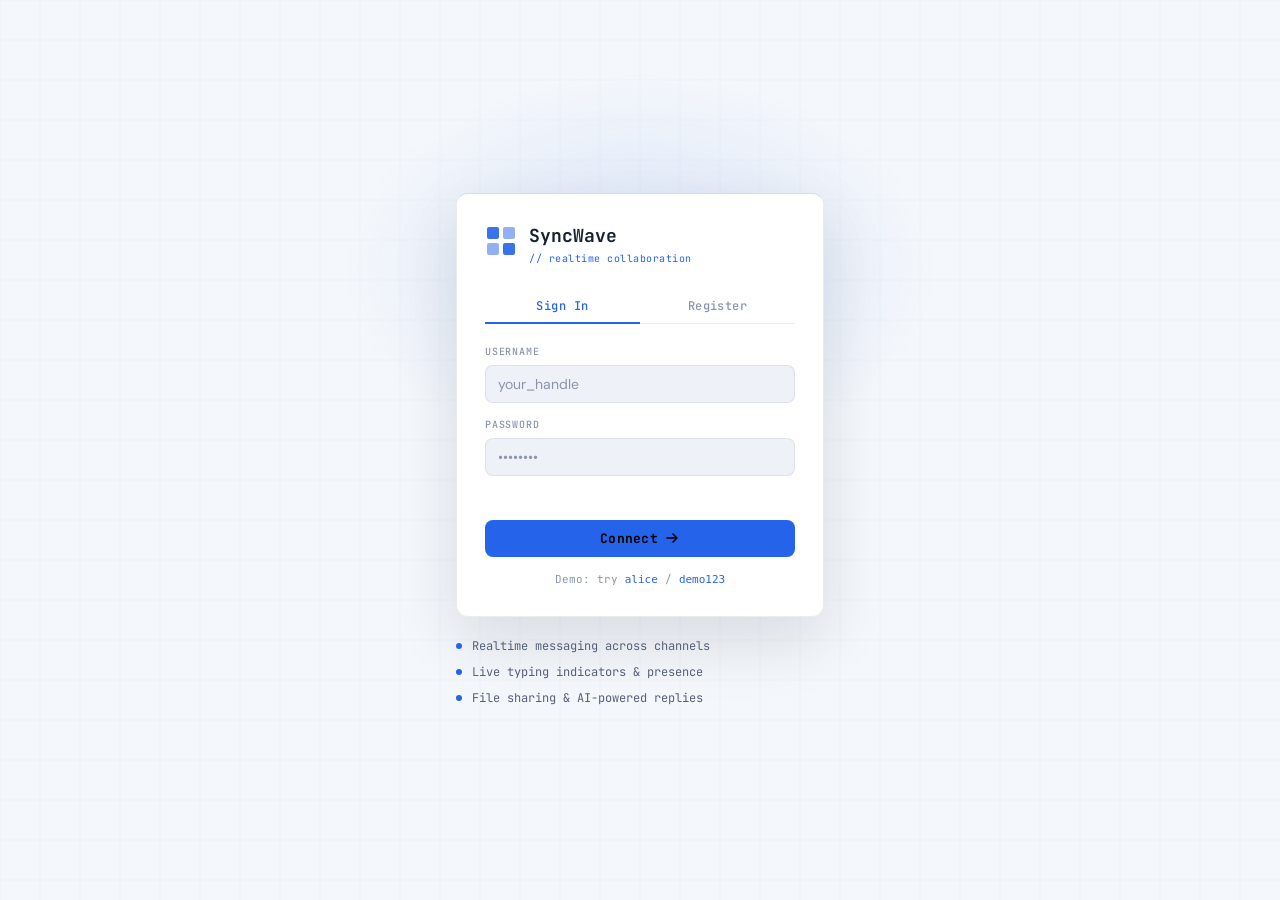
<file: index.html>
<!DOCTYPE html>
<html lang="en" data-theme="light">
<head>
  <meta charset="UTF-8" />
  <meta name="viewport" content="width=device-width, initial-scale=1.0" />
  <title>SyncWave — Team Chat</title>
  <link rel="preconnect" href="https://fonts.googleapis.com" />
  <link href="https://fonts.googleapis.com/css2?family=JetBrains+Mono:wght@400;500;700&family=DM+Sans:wght@300;400;500;600&display=swap" rel="stylesheet" />
  <link rel="stylesheet" href="css/style.css" />
</head>
<body class="auth-body">

  <div class="auth-bg">
    <canvas id="gridCanvas"></canvas>
    <div class="auth-glow"></div>
  </div>

  <div class="auth-container">
    <div class="auth-card">
      <div class="brand">
        <div class="brand-icon">
          <svg width="32" height="32" viewBox="0 0 32 32" fill="none">
            <rect x="2" y="2" width="12" height="12" rx="2" fill="#2563eb" opacity="0.9"/>
            <rect x="18" y="2" width="12" height="12" rx="2" fill="#2563eb" opacity="0.5"/>
            <rect x="2" y="18" width="12" height="12" rx="2" fill="#2563eb" opacity="0.5"/>
            <rect x="18" y="18" width="12" height="12" rx="2" fill="#2563eb" opacity="0.9"/>
          </svg>
        </div>
        <div class="brand-text">
          <span class="brand-name">SyncWave</span>
          <span class="brand-tag">// realtime collaboration</span>
        </div>
      </div>

      <div class="auth-tabs">
        <button class="auth-tab active" data-tab="login">Sign In</button>
        <button class="auth-tab" data-tab="register">Register</button>
      </div>

      <form id="loginForm" class="auth-form active" autocomplete="off">
        <div class="form-group">
          <label class="form-label">Username</label>
          <input type="text" class="form-input" id="loginUsername" placeholder="your_handle" autocomplete="off" />
        </div>
        <div class="form-group">
          <label class="form-label">Password</label>
          <input type="password" class="form-input" id="loginPassword" placeholder="••••••••" autocomplete="off" />
        </div>
        <div class="form-error" id="loginError"></div>
        <button type="submit" class="btn-primary">
          <span>Connect</span>
          <svg width="16" height="16" viewBox="0 0 16 16" fill="none"><path d="M3 8h10M9 4l4 4-4 4" stroke="currentColor" stroke-width="1.5" stroke-linecap="round" stroke-linejoin="round"/></svg>
        </button>
        <div class="demo-hint">
          <span>Demo:</span> try <code>alice</code> / <code>demo123</code>
        </div>
      </form>

      <form id="registerForm" class="auth-form" autocomplete="off">
        <div class="form-group">
          <label class="form-label">Display Name</label>
          <input type="text" class="form-input" id="regName" placeholder="Ada Lovelace" />
        </div>
        <div class="form-group">
          <label class="form-label">Username</label>
          <input type="text" class="form-input" id="regUsername" placeholder="ada_dev" />
        </div>
        <div class="form-group">
          <label class="form-label">Password</label>
          <input type="password" class="form-input" id="regPassword" placeholder="Min. 6 characters" />
        </div>
        <div class="form-group">
          <label class="form-label">Avatar Color</label>
          <div class="color-picker" id="colorPicker">
            <div class="color-swatch active" data-color="#2563eb" style="background:#2563eb"></div>
            <div class="color-swatch" data-color="#ff4d6d" style="background:#ff4d6d"></div>
            <div class="color-swatch" data-color="#69ff47" style="background:#69ff47"></div>
            <div class="color-swatch" data-color="#ffd60a" style="background:#ffd60a"></div>
            <div class="color-swatch" data-color="#bd93f9" style="background:#bd93f9"></div>
            <div class="color-swatch" data-color="#ff9f43" style="background:#ff9f43"></div>
          </div>
        </div>
        <div class="form-error" id="regError"></div>
        <button type="submit" class="btn-primary">
          <span>Create Account</span>
          <svg width="16" height="16" viewBox="0 0 16 16" fill="none"><path d="M8 2v12M2 8h12" stroke="currentColor" stroke-width="1.5" stroke-linecap="round"/></svg>
        </button>
      </form>
    </div>

    <div class="auth-features">
      <div class="feature-item">
        <div class="feature-dot"></div>
        <span>Realtime messaging across channels</span>
      </div>
      <div class="feature-item">
        <div class="feature-dot"></div>
        <span>Live typing indicators &amp; presence</span>
      </div>
      <div class="feature-item">
        <div class="feature-dot"></div>
        <span>File sharing &amp; AI-powered replies</span>
      </div>
    </div>
  </div>

  <script src="js/auth.js"></script>
</body>
</html>
</file>
<file: css/style.css>
/* ============================================================
  SyncWave — Clean Light Collaboration UI
  JetBrains Mono + DM Sans
  ============================================================ */

:root {
  --bg-base:        #f4f7fb;
  --bg-surface:     #ffffff;
  --bg-elevated:    #eef2f8;
  --bg-hover:       #e2e8f3;
  --bg-active:      #d7dfee;
  --accent:         #2563eb;
  --accent-dim:     rgba(37,99,235,0.10);
  --accent-glow:    rgba(37,99,235,0.18);
  --red:            #ff4d6d;
  --green:          #69ff47;
  --yellow:         #ffd60a;
  --purple:         #bd93f9;
  --orange:         #ff9f43;
  --text-primary:   #182033;
  --text-secondary: #54607a;
  --text-muted:     #8b95aa;
  --border:         rgba(17,24,39,0.08);
  --border-accent:  rgba(37,99,235,0.22);
  --radius-sm:      4px;
  --radius-md:      8px;
  --radius-lg:      12px;
  --sidebar-w:      240px;
  --members-w:      220px;
  --font-mono:      'JetBrains Mono', monospace;
  --font-body:      'DM Sans', sans-serif;
  --transition:     0.15s ease;
}

[data-theme="dark"] {
  --bg-base:        #0d0f12;
  --bg-surface:     #151820;
  --bg-elevated:    #1e2330;
  --bg-hover:       #252c3a;
  --bg-active:      #2a3347;
  --accent:         #00e5ff;
  --accent-dim:     rgba(0,229,255,0.12);
  --accent-glow:    rgba(0,229,255,0.25);
  --text-primary:   #e8eaf0;
  --text-secondary: #8b93a8;
  --text-muted:     #4a5168;
  --border:         rgba(255,255,255,0.06);
  --border-accent:  rgba(0,229,255,0.25);
}

*, *::before, *::after { box-sizing: border-box; margin: 0; padding: 0; }

html, body { height: 100%; overflow: hidden; }

body {
  font-family: var(--font-body);
  font-size: 14px;
  color: var(--text-primary);
  background: var(--bg-base);
  line-height: 1.5;
  -webkit-font-smoothing: antialiased;
}

/* ---- SCROLLBARS ---- */
::-webkit-scrollbar { width: 4px; height: 4px; }
::-webkit-scrollbar-track { background: transparent; }
::-webkit-scrollbar-thumb { background: var(--text-muted); border-radius: 99px; }

/* ---- BUTTONS ---- */
button { cursor: pointer; border: none; background: none; font-family: inherit; }

.icon-btn {
  display: flex; align-items: center; justify-content: center;
  width: 28px; height: 28px; border-radius: var(--radius-sm);
  color: var(--text-secondary);
  transition: background var(--transition), color var(--transition);
  flex-shrink: 0;
}
.icon-btn:hover { background: var(--bg-hover); color: var(--text-primary); }

.btn-primary {
  display: flex; align-items: center; justify-content: center; gap: 6px;
  width: 100%; padding: 10px 16px;
  background: var(--accent); color: #000;
  font-family: var(--font-mono); font-size: 13px; font-weight: 700;
  border-radius: var(--radius-md);
  transition: opacity var(--transition), transform var(--transition);
  letter-spacing: 0.02em;
}
.btn-primary:hover { opacity: 0.9; transform: translateY(-1px); }
.btn-primary.compact { width: auto; padding: 8px 14px; font-size: 12px; }

.btn-ghost {
  padding: 8px 14px; border-radius: var(--radius-md);
  color: var(--text-secondary);
  font-family: var(--font-mono); font-size: 12px;
  border: 1px solid var(--border);
  transition: background var(--transition);
}
.btn-ghost:hover { background: var(--bg-hover); }

.btn-ai { color: var(--accent); }
.btn-ai:hover { background: var(--accent-dim); color: var(--accent); }

/* ============================================================
   AUTH PAGE
   ============================================================ */
.auth-body {
  display: flex; align-items: center; justify-content: center;
  min-height: 100vh; overflow: auto;
}

.auth-bg {
  position: fixed; inset: 0; z-index: 0; overflow: hidden;
}
#gridCanvas { position: absolute; inset: 0; opacity: 0.3; }
.auth-glow {
  position: absolute; top: 30%; left: 50%; transform: translate(-50%, -50%);
  width: 600px; height: 400px;
  background: radial-gradient(ellipse, rgba(37,99,235,0.12) 0%, transparent 70%);
  pointer-events: none;
}

.auth-container {
  position: relative; z-index: 1;
  display: flex; flex-direction: column; align-items: center; gap: 20px;
  width: 100%; max-width: 400px; padding: 24px 16px;
}

.auth-card {
  width: 100%; background: var(--bg-surface);
  border: 1px solid var(--border);
  border-top: 1px solid var(--border-accent);
  border-radius: var(--radius-lg);
  padding: 28px;
  box-shadow: 0 24px 64px rgba(15,23,42,0.12);
}

.brand {
  display: flex; align-items: center; gap: 12px; margin-bottom: 24px;
}
.brand-icon { animation: brandPulse 3s ease-in-out infinite; }
@keyframes brandPulse {
  0%, 100% { opacity: 1; }
  50% { opacity: 0.7; }
}
.brand-text { display: flex; flex-direction: column; gap: 2px; }
.brand-name { font-family: var(--font-mono); font-size: 18px; font-weight: 700; color: var(--text-primary); }
.brand-tag { font-family: var(--font-mono); font-size: 10px; color: var(--accent); letter-spacing: 0.05em; }

.auth-tabs {
  display: flex; gap: 0; margin-bottom: 20px;
  border-bottom: 1px solid var(--border);
}
.auth-tab {
  flex: 1; padding: 8px 0;
  font-family: var(--font-mono); font-size: 12px; font-weight: 500;
  color: var(--text-muted); letter-spacing: 0.04em;
  border-bottom: 2px solid transparent;
  margin-bottom: -1px;
  transition: color var(--transition), border-color var(--transition);
}
.auth-tab.active { color: var(--accent); border-bottom-color: var(--accent); }

.auth-form { display: none; flex-direction: column; gap: 14px; }
.auth-form.active { display: flex; }

.form-group { display: flex; flex-direction: column; gap: 6px; }
.form-label { font-family: var(--font-mono); font-size: 10px; font-weight: 500; color: var(--text-muted); letter-spacing: 0.08em; text-transform: uppercase; }
.form-input {
  padding: 9px 12px; background: var(--bg-elevated);
  border: 1px solid var(--border); border-radius: var(--radius-md);
  color: var(--text-primary); font-family: var(--font-body); font-size: 14px;
  transition: border-color var(--transition);
  outline: none;
}
.form-input:focus { border-color: var(--border-accent); }
.form-input::placeholder { color: var(--text-muted); }

.form-error {
  font-size: 12px; color: var(--red);
  min-height: 16px; font-family: var(--font-mono);
}

.color-picker { display: flex; gap: 8px; flex-wrap: wrap; }
.color-swatch {
  width: 24px; height: 24px; border-radius: 50%;
  cursor: pointer; border: 2px solid transparent;
  transition: transform var(--transition), border-color var(--transition);
}
.color-swatch:hover { transform: scale(1.15); }
.color-swatch.active { border-color: #fff; transform: scale(1.1); }

.demo-hint {
  text-align: center; font-size: 11px; color: var(--text-muted);
  font-family: var(--font-mono);
}
.demo-hint code { color: var(--accent); font-size: 11px; }

.auth-features {
  display: flex; flex-direction: column; gap: 8px; width: 100%;
}
.feature-item {
  display: flex; align-items: center; gap: 10px;
  font-size: 12px; color: var(--text-secondary);
  font-family: var(--font-mono);
}
.feature-dot {
  width: 6px; height: 6px; border-radius: 50%; background: var(--accent);
  flex-shrink: 0;
  animation: dotPulse 2s ease-in-out infinite;
}
.feature-item:nth-child(2) .feature-dot { animation-delay: 0.7s; }
.feature-item:nth-child(3) .feature-dot { animation-delay: 1.4s; }
@keyframes dotPulse { 0%,100%{opacity:1} 50%{opacity:0.3} }

/* ============================================================
   APP LAYOUT
   ============================================================ */
.app-body {
  display: flex; height: 100vh; overflow: hidden;
}

/* ---- SIDEBAR ---- */
.sidebar {
  width: var(--sidebar-w);
  min-width: var(--sidebar-w);
  display: flex; flex-direction: column;
  background: var(--bg-surface);
  border-right: 1px solid var(--border);
  overflow: hidden;
  z-index: 100;
  transition: transform 0.25s ease;
}

.sidebar-header {
  display: flex; align-items: center; justify-content: space-between;
  padding: 14px 12px;
  border-bottom: 1px solid var(--border);
  flex-shrink: 0;
}
.workspace-info { display: flex; align-items: center; gap: 10px; min-width: 0; }
.workspace-icon {
  width: 32px; height: 32px; border-radius: var(--radius-sm);
  background: var(--accent); color: #000;
  font-family: var(--font-mono); font-size: 11px; font-weight: 700;
  display: flex; align-items: center; justify-content: center;
  flex-shrink: 0;
}
.workspace-name { font-family: var(--font-mono); font-size: 13px; font-weight: 700; }
.workspace-status { display: flex; align-items: center; gap: 5px; font-size: 11px; color: var(--text-muted); }

.sidebar-section { flex: 1; overflow-y: auto; padding: 8px 0; }

.section-header {
  display: flex; align-items: center; justify-content: space-between;
  padding: 6px 12px; margin-bottom: 2px;
  font-family: var(--font-mono); font-size: 10px; font-weight: 700;
  color: var(--text-muted); text-transform: uppercase; letter-spacing: 0.08em;
}

.channel-list, .dm-list {
  list-style: none; display: flex; flex-direction: column; gap: 1px;
  padding: 0 6px;
}
.channel-item, .dm-item {
  display: flex; align-items: center; gap: 8px;
  padding: 6px 8px; border-radius: var(--radius-sm);
  cursor: pointer; color: var(--text-secondary);
  font-size: 13px; position: relative;
  transition: background var(--transition), color var(--transition);
  user-select: none;
}
.channel-item:hover, .dm-item:hover { background: var(--bg-hover); color: var(--text-primary); }
.channel-item.active, .dm-item.active {
  background: var(--bg-active); color: var(--text-primary);
}
.channel-item.active::before {
  content: ''; position: absolute; left: 0; top: 6px; bottom: 6px;
  width: 2px; background: var(--accent); border-radius: 99px;
}
.channel-prefix-icon { color: var(--text-muted); font-size: 15px; line-height: 1; }
.channel-name { flex: 1; min-width: 0; overflow: hidden; text-overflow: ellipsis; white-space: nowrap; }
.unread-badge {
  background: var(--red); color: #fff;
  font-family: var(--font-mono); font-size: 10px; font-weight: 700;
  min-width: 18px; height: 18px; border-radius: 99px;
  display: flex; align-items: center; justify-content: center; padding: 0 4px;
}
.dm-avatar {
  width: 22px; height: 22px; border-radius: 50%; flex-shrink: 0;
  display: flex; align-items: center; justify-content: center;
  font-family: var(--font-mono); font-size: 9px; font-weight: 700; color: #000;
}
.dm-name { flex: 1; min-width: 0; overflow: hidden; text-overflow: ellipsis; white-space: nowrap; }
.dm-status { width: 7px; height: 7px; border-radius: 50%; flex-shrink: 0; }
.dm-status.online { background: var(--green); }
.dm-status.offline { background: var(--text-muted); }

.sidebar-footer {
  padding: 10px 8px;
  border-top: 1px solid var(--border);
  flex-shrink: 0;
}
.user-self {
  display: flex; align-items: center; gap: 8px;
  padding: 6px;
  border-radius: var(--radius-sm);
  transition: background var(--transition);
}
.user-self:hover { background: var(--bg-hover); }
.user-self-info { flex: 1; min-width: 0; }
.user-self-name { font-size: 13px; font-weight: 500; overflow: hidden; text-overflow: ellipsis; white-space: nowrap; }
.user-self-status { font-family: var(--font-mono); font-size: 10px; color: var(--green); }

.avatar {
  width: 28px; height: 28px; border-radius: 50%;
  display: flex; align-items: center; justify-content: center;
  font-family: var(--font-mono); font-size: 11px; font-weight: 700;
  color: #000; flex-shrink: 0;
}

.status-dot {
  width: 7px; height: 7px; border-radius: 50%;
}
.status-dot.online { background: var(--green); animation: pulse 2.5s ease infinite; }
@keyframes pulse { 0%,100%{opacity:1} 50%{opacity:0.5} }

/* ---- CHAT MAIN ---- */
.chat-main {
  flex: 1; display: flex; flex-direction: column;
  overflow: hidden; min-width: 0;
  background: var(--bg-base);
}

.chat-header {
  display: flex; align-items: center; justify-content: space-between;
  padding: 12px 16px;
  border-bottom: 1px solid var(--border);
  background: var(--bg-surface);
  flex-shrink: 0;
}
.chat-header-info { display: flex; align-items: center; gap: 8px; min-width: 0; }
.channel-prefix { font-family: var(--font-mono); font-size: 18px; color: var(--text-muted); }
.channel-title { font-family: var(--font-mono); font-size: 14px; font-weight: 700; }
.channel-desc { font-size: 12px; color: var(--text-muted); display: none; }
@media (min-width: 768px) { .channel-desc { display: block; } }
.chat-header-actions { display: flex; align-items: center; gap: 4px; }

.search-bar {
  display: flex; align-items: center; gap: 8px;
  padding: 8px 16px;
  border-bottom: 1px solid var(--border);
  background: var(--bg-surface);
}
.search-input {
  flex: 1; background: transparent; border: none;
  color: var(--text-primary); font-family: var(--font-body); font-size: 13px;
  outline: none;
}
.search-input::placeholder { color: var(--text-muted); }

/* ---- MESSAGES ---- */
.messages-container {
  flex: 1; overflow-y: auto; display: flex; flex-direction: column;
  padding: 16px;
}
.messages-list { display: flex; flex-direction: column; gap: 2px; }

.msg {
  display: flex; gap: 10px; padding: 5px 8px;
  border-radius: var(--radius-sm);
  transition: background var(--transition);
  position: relative;
}
.msg:hover { background: var(--bg-surface); }
.msg:hover .msg-actions { opacity: 1; pointer-events: all; }

.msg-avatar-col { width: 32px; flex-shrink: 0; padding-top: 2px; }
.msg-content-col { flex: 1; min-width: 0; }

.msg.grouped .msg-avatar-col { visibility: hidden; }

.msg-header {
  display: flex; align-items: baseline; gap: 8px; margin-bottom: 2px;
}
.msg-author { font-weight: 600; font-size: 13px; }
.msg-time { font-family: var(--font-mono); font-size: 10px; color: var(--text-muted); }
.msg-badge { font-family: var(--font-mono); font-size: 9px; padding: 1px 5px; border-radius: 3px; background: var(--accent-dim); color: var(--accent); }

.msg-body { font-size: 14px; line-height: 1.55; word-break: break-word; }
.msg-body code {
  font-family: var(--font-mono); font-size: 12px;
  background: var(--bg-elevated); padding: 1px 5px; border-radius: 3px;
  color: var(--accent);
}
.msg-body pre {
  background: var(--bg-elevated); padding: 10px 12px;
  border-radius: var(--radius-md); overflow-x: auto; margin-top: 6px;
  border-left: 2px solid var(--accent);
}
.msg-body pre code { background: none; padding: 0; font-size: 12px; }

.msg-file {
  display: flex; align-items: center; gap: 10px;
  margin-top: 6px; padding: 8px 12px;
  background: var(--bg-elevated); border: 1px solid var(--border);
  border-radius: var(--radius-md); max-width: 300px;
  cursor: pointer; transition: border-color var(--transition);
}
.msg-file:hover { border-color: var(--border-accent); }
.msg-file-icon { font-size: 20px; }
.msg-file-info { min-width: 0; }
.msg-file-name { font-size: 13px; font-weight: 500; overflow: hidden; text-overflow: ellipsis; white-space: nowrap; }
.msg-file-size { font-family: var(--font-mono); font-size: 10px; color: var(--text-muted); }

.msg-image { max-width: 300px; max-height: 200px; border-radius: var(--radius-md); margin-top: 6px; cursor: pointer; }

.msg-reactions { display: flex; gap: 4px; flex-wrap: wrap; margin-top: 4px; }
.reaction-pill {
  display: flex; align-items: center; gap: 3px;
  padding: 2px 7px; border-radius: 99px;
  background: var(--bg-elevated); border: 1px solid var(--border);
  font-size: 12px; cursor: pointer; transition: border-color var(--transition);
}
.reaction-pill:hover { border-color: var(--border-accent); }
.reaction-pill.mine { background: var(--accent-dim); border-color: var(--border-accent); }

.msg-actions {
  position: absolute; right: 8px; top: 4px;
  display: flex; gap: 2px;
  opacity: 0; pointer-events: none;
  background: var(--bg-elevated);
  border: 1px solid var(--border);
  border-radius: var(--radius-sm);
  padding: 2px;
  transition: opacity var(--transition);
}
.msg-action-btn {
  display: flex; align-items: center; justify-content: center;
  width: 24px; height: 24px; border-radius: var(--radius-sm);
  color: var(--text-secondary); font-size: 12px;
  transition: background var(--transition);
}
.msg-action-btn:hover { background: var(--bg-hover); color: var(--text-primary); }

.day-divider {
  display: flex; align-items: center; gap: 10px;
  margin: 16px 0 8px;
  color: var(--text-muted); font-family: var(--font-mono); font-size: 10px;
}
.day-divider::before, .day-divider::after {
  content: ''; flex: 1; height: 1px; background: var(--border);
}

.typing-indicator {
  display: flex; align-items: center; gap: 8px;
  padding: 4px 8px;
  font-size: 12px; color: var(--text-secondary);
  font-style: italic;
}
.typing-dots { display: flex; gap: 3px; }
.typing-dots span {
  width: 5px; height: 5px; border-radius: 50%; background: var(--accent);
  animation: typingDot 1.2s ease infinite;
}
.typing-dots span:nth-child(2) { animation-delay: 0.2s; }
.typing-dots span:nth-child(3) { animation-delay: 0.4s; }
@keyframes typingDot { 0%,80%,100%{opacity:0.2} 40%{opacity:1} }

/* ---- INPUT AREA ---- */
.chat-input-area {
  padding: 12px 16px;
  border-top: 1px solid var(--border);
  background: var(--bg-surface);
  flex-shrink: 0;
  position: relative;
}

.file-preview {
  display: flex; align-items: center; gap: 8px;
  padding: 6px 10px; margin-bottom: 8px;
  background: var(--bg-elevated); border: 1px solid var(--border);
  border-radius: var(--radius-sm);
}
.file-preview-inner { flex: 1; font-size: 12px; color: var(--text-secondary); }

.input-row {
  display: flex; align-items: flex-end; gap: 6px;
  background: var(--bg-elevated);
  border: 1px solid var(--border);
  border-radius: var(--radius-lg);
  padding: 6px 8px;
  transition: border-color var(--transition);
}
.input-row:focus-within { border-color: var(--border-accent); }

.message-input {
  flex: 1; background: transparent; border: none;
  color: var(--text-primary); font-family: var(--font-body); font-size: 14px;
  outline: none; resize: none; line-height: 1.5;
  max-height: 120px; overflow-y: auto;
  padding: 3px 0;
}
.message-input::placeholder { color: var(--text-muted); }

.attach-btn, .emoji-btn { color: var(--text-muted); }
.attach-btn:hover, .emoji-btn:hover { color: var(--accent); background: var(--accent-dim); }

.send-btn {
  width: 32px; height: 32px; border-radius: var(--radius-sm);
  background: var(--accent); color: #000;
  display: flex; align-items: center; justify-content: center;
  flex-shrink: 0;
  transition: opacity var(--transition), transform var(--transition);
}
.send-btn:hover { opacity: 0.85; transform: scale(1.05); }
.send-btn:active { transform: scale(0.95); }

.emoji-picker {
  position: absolute; bottom: 68px; right: 16px;
  background: var(--bg-elevated); border: 1px solid var(--border);
  border-radius: var(--radius-lg); padding: 10px;
  box-shadow: 0 8px 32px rgba(15,23,42,0.14);
  z-index: 200;
}
.emoji-grid {
  display: grid; grid-template-columns: repeat(8, 28px); gap: 2px;
}
.emoji-btn-item {
  width: 28px; height: 28px; border-radius: var(--radius-sm);
  font-size: 16px; display: flex; align-items: center; justify-content: center;
  cursor: pointer; transition: background var(--transition);
}
.emoji-btn-item:hover { background: var(--bg-hover); }

/* ---- MEMBERS PANEL ---- */
.members-panel {
  width: var(--members-w); min-width: var(--members-w);
  background: var(--bg-surface);
  border-left: 1px solid var(--border);
  overflow-y: auto; padding: 12px 0;
  display: none;
}
.members-panel.open { display: block; }
.members-header {
  font-family: var(--font-mono); font-size: 11px; font-weight: 700;
  color: var(--text-muted); text-transform: uppercase; letter-spacing: 0.08em;
  padding: 0 12px 10px;
}
.members-section-label {
  font-family: var(--font-mono); font-size: 10px; color: var(--text-muted);
  text-transform: uppercase; letter-spacing: 0.06em;
  padding: 6px 12px 4px;
}
.members-list { list-style: none; }
.member-item {
  display: flex; align-items: center; gap: 8px;
  padding: 5px 12px; border-radius: var(--radius-sm);
  cursor: pointer; color: var(--text-secondary);
  transition: background var(--transition);
}
.member-item:hover { background: var(--bg-hover); color: var(--text-primary); }
.member-name { font-size: 13px; flex: 1; min-width: 0; overflow: hidden; text-overflow: ellipsis; white-space: nowrap; }
.member-role { font-family: var(--font-mono); font-size: 9px; color: var(--accent); }

/* ---- MODALS ---- */
.modal-overlay {
  position: fixed; inset: 0; z-index: 500;
  background: rgba(15,23,42,0.28);
  display: flex; align-items: center; justify-content: center;
  padding: 16px;
  animation: fadeIn 0.15s ease;
}
@keyframes fadeIn { from{opacity:0} to{opacity:1} }

.modal {
  background: var(--bg-surface);
  border: 1px solid var(--border);
  border-top: 1px solid var(--border-accent);
  border-radius: var(--radius-lg);
  width: 100%; max-width: 400px;
  box-shadow: 0 24px 64px rgba(15,23,42,0.16);
  animation: slideUp 0.2s ease;
}
.modal-wide { max-width: 540px; }
@keyframes slideUp { from{transform:translateY(12px);opacity:0} to{transform:translateY(0);opacity:1} }

.modal-header {
  display: flex; align-items: center; justify-content: space-between;
  padding: 14px 16px;
  border-bottom: 1px solid var(--border);
  font-family: var(--font-mono); font-size: 13px; font-weight: 700;
}
.modal-body { padding: 16px; display: flex; flex-direction: column; gap: 12px; }
.modal-footer {
  display: flex; justify-content: flex-end; gap: 8px;
  padding: 12px 16px;
  border-top: 1px solid var(--border);
}
.modal-footer .btn-primary { width: auto; }

.radio-group { display: flex; gap: 16px; }
.radio-label { display: flex; align-items: center; gap: 6px; font-size: 13px; cursor: pointer; color: var(--text-secondary); }

.badge-demo {
  font-family: var(--font-mono); font-size: 9px; padding: 2px 6px;
  border-radius: 3px; background: var(--accent-dim); color: var(--accent);
  vertical-align: middle; margin-left: 6px;
}

/* ---- AI CHAT ---- */
.ai-chat {
  max-height: 280px; overflow-y: auto;
  display: flex; flex-direction: column; gap: 10px;
  padding: 4px 0;
  margin-bottom: 12px;
}
.ai-msg { display: flex; flex-direction: column; gap: 4px; }
.ai-msg-role { font-family: var(--font-mono); font-size: 10px; color: var(--text-muted); text-transform: uppercase; }
.ai-msg-body {
  font-size: 13px; line-height: 1.55;
  padding: 8px 10px; border-radius: var(--radius-md);
}
.ai-msg.user .ai-msg-body { background: var(--accent-dim); border: 1px solid var(--border-accent); }
.ai-msg.assistant .ai-msg-body { background: var(--bg-elevated); border: 1px solid var(--border); }
.ai-input-row { display: flex; gap: 8px; }
.ai-input-row .form-input { flex: 1; }

/* ---- TOAST ---- */
.toast-container {
  position: fixed; bottom: 24px; right: 24px;
  display: flex; flex-direction: column; gap: 8px; z-index: 9999;
}
.toast {
  display: flex; align-items: center; gap: 10px;
  padding: 10px 14px;
  background: var(--bg-elevated); border: 1px solid var(--border);
  border-left: 3px solid var(--accent);
  border-radius: var(--radius-md);
  font-size: 13px; color: var(--text-primary);
  box-shadow: 0 8px 24px rgba(15,23,42,0.14);
  animation: toastIn 0.25s ease;
  min-width: 240px; max-width: 320px;
}
.toast.error { border-left-color: var(--red); }
.toast.success { border-left-color: var(--green); }
@keyframes toastIn { from{transform:translateX(20px);opacity:0} to{transform:translateX(0);opacity:1} }

/* ---- MOBILE ---- */
.mobile-menu-btn { display: none; }
.mobile-overlay { display: none; }

@media (max-width: 767px) {
  .mobile-menu-btn { display: flex; }
  .members-panel { display: none !important; }
  .sidebar {
    position: fixed; left: 0; top: 0; bottom: 0;
    transform: translateX(-100%);
    transition: transform 0.25s ease;
    z-index: 300;
  }
  .sidebar.open { transform: translateX(0); }
  .mobile-overlay {
    display: block;
    position: fixed; inset: 0; z-index: 250;
    background: rgba(15,23,42,0.22);
    opacity: 0; pointer-events: none;
    transition: opacity 0.25s ease;
  }
  .mobile-overlay.visible { opacity: 1; pointer-events: all; }
  .channel-desc { display: none !important; }
}

/* ---- IMAGE LIGHTBOX ---- */
.lightbox {
  position: fixed; inset: 0; z-index: 600;
  background: rgba(15,23,42,0.82);
  display: flex; align-items: center; justify-content: center;
  cursor: zoom-out;
}
.lightbox img { max-width: 90vw; max-height: 90vh; border-radius: var(--radius-md); }

/* ---- LOAD ANIMATION ---- */
.msg { animation: msgIn 0.18s ease; }
@keyframes msgIn { from{opacity:0;transform:translateY(4px)} to{opacity:1;transform:translateY(0)} }
</file>
